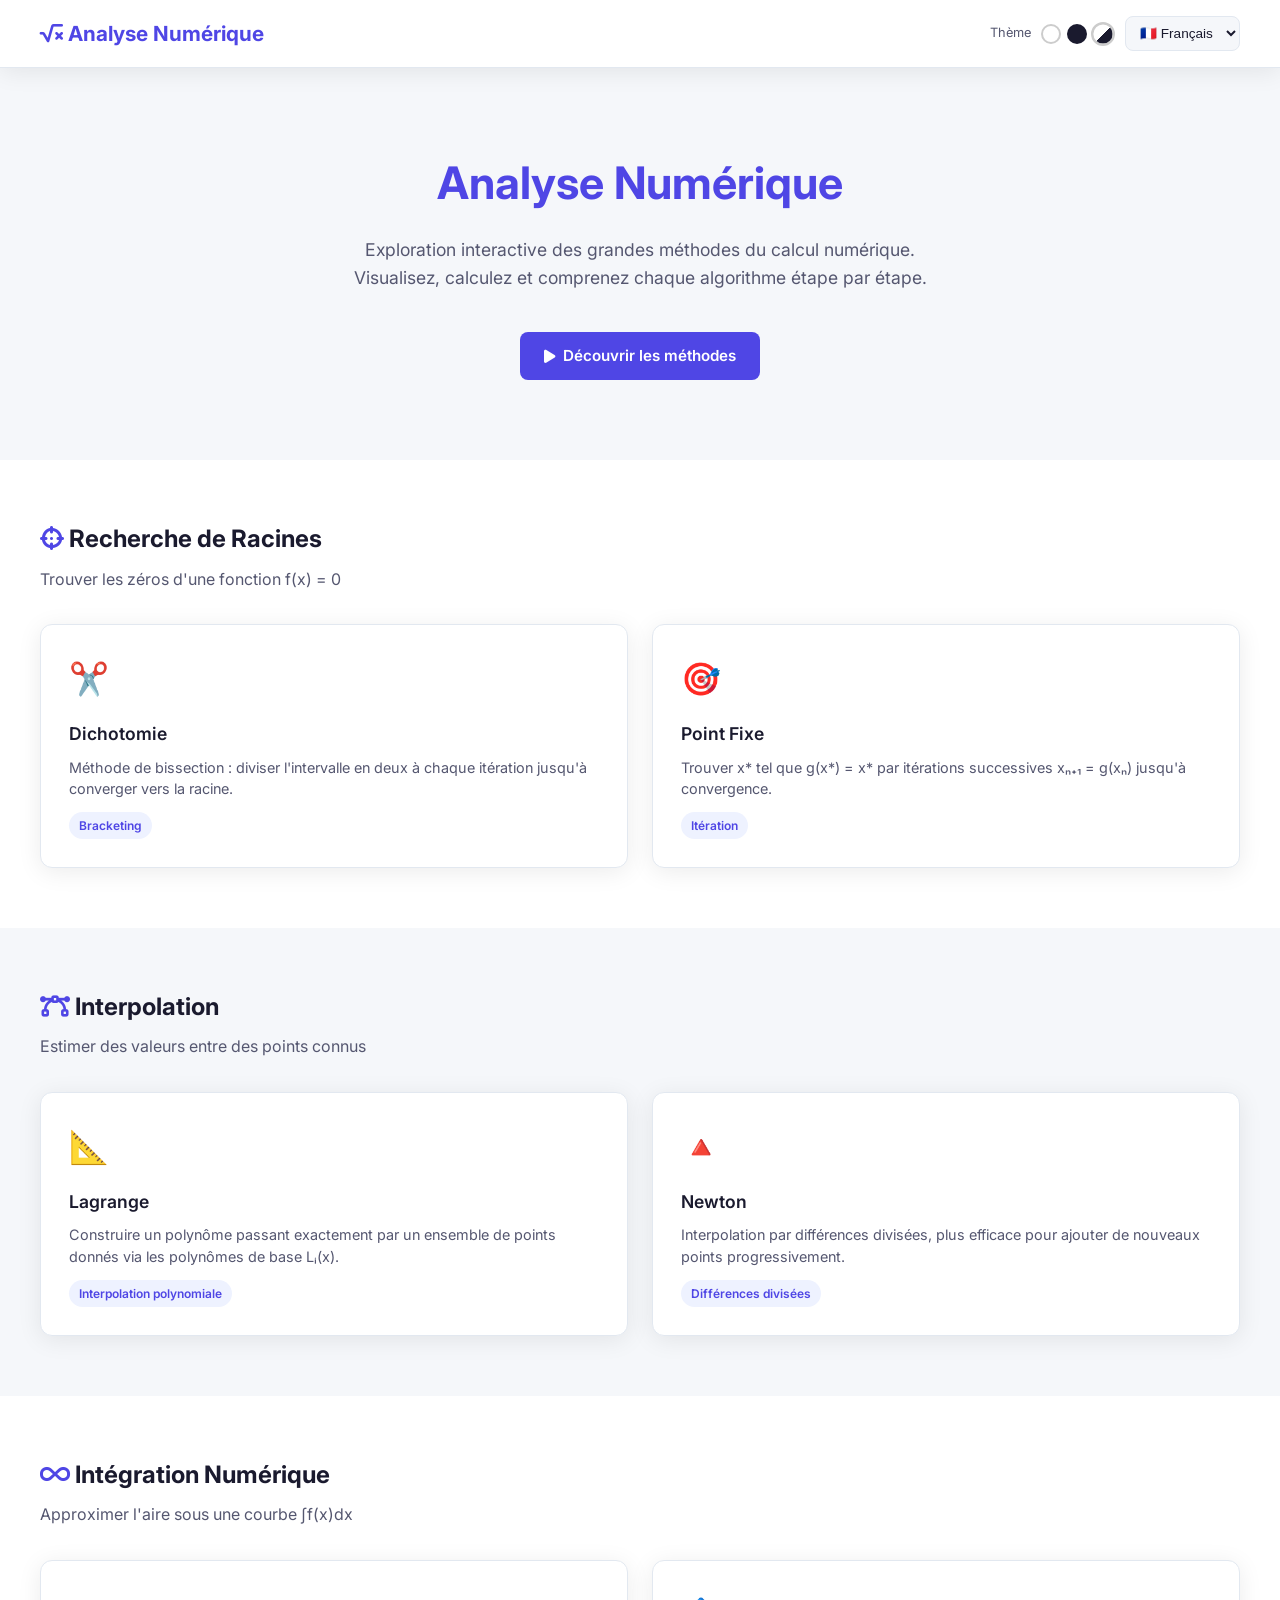
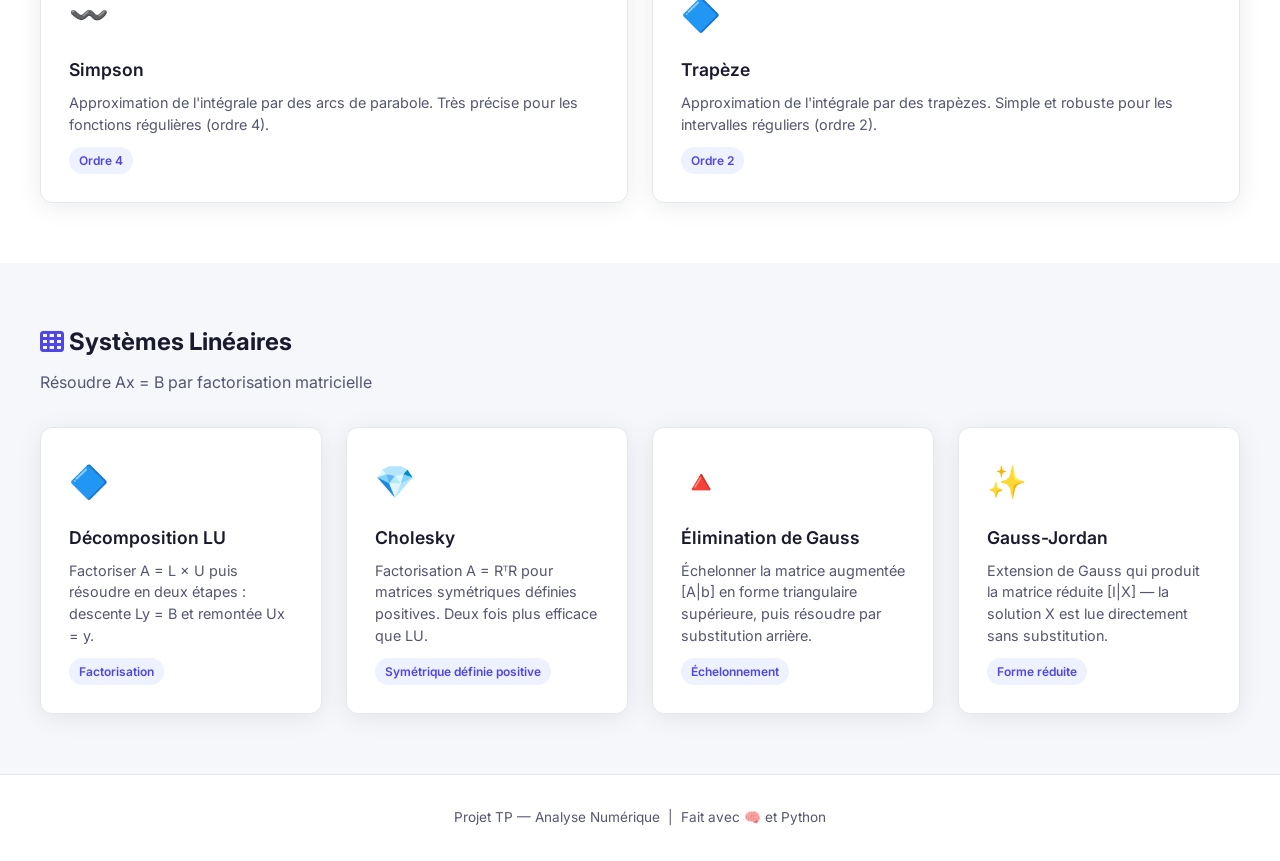
<file: index.html>
<!DOCTYPE html>
<html lang="fr" data-theme="system">

<head>
  <meta charset="UTF-8" />
  <meta name="viewport" content="width=device-width, initial-scale=1.0" />
  <title>Analyse Numérique</title>
  <link rel="stylesheet" href="css/style.css" />
  <link rel="stylesheet" href="https://cdnjs.cloudflare.com/ajax/libs/font-awesome/6.5.0/css/all.min.css" />
  <link rel="stylesheet" href="https://cdn.jsdelivr.net/npm/aos@2.3.4/dist/aos.css" />
</head>

<body>

  <nav class="navbar">
    <a href="index.html" class="navbar-brand">
      <i class="fas fa-square-root-alt"></i> <span data-i18n="nav_brand">Analyse Numérique</span>
    </a>
    <div class="navbar-controls">
      <div class="theme-selector">
        <span style="font-size:0.8rem;color:var(--text-secondary);margin-right:4px;" data-i18n="theme">Thème</span>
        <div class="theme-dot light" onclick="setTheme('light')" title="Clair"></div>
        <div class="theme-dot dark" onclick="setTheme('dark')" title="Sombre"></div>
        <div class="theme-dot system active" onclick="setTheme('system')" title="Système"></div>
      </div>
      <select class="lang-select" onchange="setLang(this.value)">
        <option value="fr">🇫🇷 Français</option>
        <option value="en">🇬🇧 English</option>
        <option value="ar">🇩🇿 العربية</option>
        <option value="sp">🇪🇸 Español</option>
        <option value="de">🇩🇪 Deutsch</option>
      </select>
    </div>
  </nav>

  <section class="hero">
    <h1 data-aos="fade-down"><span data-i18n="hero_title_p1">Analyse</span> <span class="accent-text" data-i18n="hero_title_p2">Numérique</span></h1>
    <p data-aos="fade-up" data-aos-delay="100" data-i18n="hero_sub">
      Exploration interactive des grandes méthodes du calcul numérique.
      Visualisez, calculez et comprenez chaque algorithme étape par étape.
    </p>
    <a href="#methodes" class="btn btn-primary" data-aos="fade-up" data-aos-delay="200">
      <i class="fas fa-play"></i> <span data-i18n="hero_btn">Découvrir les méthodes</span>
    </a>
  </section>

  <!-- ═══ SECTION 1 : RACINES ═══ -->
  <section class="section" id="methodes">
    <h2 class="section-title" data-aos="fade-right">
      <i class="fas fa-crosshairs" style="color:var(--accent)"></i> <span data-i18n="sec_roots">Recherche de Racines</span>
    </h2>
    <p class="section-subtitle"><span data-i18n="sec_roots_sub">Trouver les zéros d'une fonction f(x) = 0</span></p>
    <div class="cards-grid">

      <a href="pages/dichotomie.html" class="card" data-aos="fade-up">
        <div class="card-icon">✂️</div>
        <div class="card-title" data-i18n="dicho_card_title">Dichotomie</div>
        <div class="card-desc">Méthode de bissection : diviser l'intervalle en deux à chaque itération jusqu'à converger
          vers la racine.</div>
        <span class="card-tag">Bracketing</span>
      </a>

      <a href="pages/pointfixe.html" class="card" data-aos="fade-up" data-aos-delay="100">
        <div class="card-icon">🎯</div>
        <div class="card-title" data-i18n="pointfixe_card_title">Point Fixe</div>
        <div class="card-desc">Trouver x* tel que g(x*) = x* par itérations successives xₙ₊₁ = g(xₙ) jusqu'à
          convergence.</div>
        <span class="card-tag">Itération</span>
      </a>

    </div>
  </section>

  <!-- ═══ SECTION 2 : INTERPOLATION ═══ -->
  <section class="section" style="background:var(--bg-secondary);">
    <h2 class="section-title" data-aos="fade-right">
      <i class="fas fa-bezier-curve" style="color:var(--accent)"></i> <span data-i18n="sec_interp">Interpolation</span>
    </h2>
    <p class="section-subtitle"><span data-i18n="sec_interp_sub">Estimer des valeurs entre des points connus</span></p>
    <div class="cards-grid">

      <a href="pages/lagrange.html" class="card" data-aos="fade-up">
        <div class="card-icon">📐</div>
        <div class="card-title" data-i18n="lagrange_card_title">Lagrange</div>
        <div class="card-desc">Construire un polynôme passant exactement par un ensemble de points donnés via les
          polynômes de base Lᵢ(x).</div>
        <span class="card-tag"><span data-i18n="sec_interp">Interpolation</span> polynomiale</span>
      </a>

      <a href="pages/newton.html" class="card" data-aos="fade-up" data-aos-delay="100">
        <div class="card-icon">🔺</div>
        <div class="card-title" data-i18n="newton_card_title">Newton</div>
        <div class="card-desc"><span data-i18n="sec_interp">Interpolation</span> par différences divisées, plus efficace pour ajouter de nouveaux points
          progressivement.</div>
        <span class="card-tag">Différences divisées</span>
      </a>

    </div>
  </section>

  <!-- ═══ SECTION 3 : INTÉGRATION ═══ -->
  <section class="section">
    <h2 class="section-title" data-aos="fade-right">
      <i class="fas fa-infinity" style="color:var(--accent)"></i> <span data-i18n="sec_integ">Intégration Numérique</span>
    </h2>
    <p class="section-subtitle">Approximer l'aire sous une courbe ∫f(x)dx</p>
    <div class="cards-grid">

      <a href="pages/simpson.html" class="card" data-aos="fade-up">
        <div class="card-icon">〰️</div>
        <div class="card-title" data-i18n="simpson_card_title">Simpson</div>
        <div class="card-desc">Approximation de l'intégrale par des arcs de parabole. Très précise pour les fonctions
          régulières (ordre 4).</div>
        <span class="card-tag">Ordre 4</span>
      </a>

      <a href="pages/trapeze.html" class="card" data-aos="fade-up" data-aos-delay="100">
        <div class="card-icon">🔷</div>
        <div class="card-title">Trapèze</div>
        <div class="card-desc">Approximation de l'intégrale par des trapèzes. Simple et robuste pour les intervalles
          réguliers (ordre 2).</div>
        <span class="card-tag">Ordre 2</span>
      </a>

    </div>
  </section>

  <!-- ═══ SECTION 4 : SYSTÈMES LINÉAIRES ═══ -->
  <section class="section" style="background:var(--bg-secondary);">
    <h2 class="section-title" data-aos="fade-right">
      <i class="fas fa-th" style="color:var(--accent)"></i> Systèmes Linéaires
    </h2>
    <p class="section-subtitle">Résoudre Ax = B par factorisation matricielle</p>
    <div class="cards-grid">

      <a href="pages/lu.html" class="card" data-aos="fade-up">
        <div class="card-icon">🔷</div>
        <div class="card-title" data-i18n="lu_card_title">Décomposition LU</div>
        <div class="card-desc">Factoriser A = L × U puis résoudre en deux étapes : descente Ly = B et remontée Ux = y.
        </div>
        <span class="card-tag">Factorisation</span>
      </a>

      <a href="pages/cholesky.html" class="card" data-aos="fade-up" data-aos-delay="100">
        <div class="card-icon">💎</div>
        <div class="card-title" data-i18n="cholesky_card_title">Cholesky</div>
        <div class="card-desc">Factorisation A = RᵀR pour matrices symétriques définies positives. Deux fois plus
          efficace que LU.</div>
        <span class="card-tag">Symétrique définie positive</span>
      </a>

      <a href="pages/gauss.html" class="card" data-aos="fade-up" data-aos-delay="200">
        <div class="card-icon">🔺</div>
        <div class="card-title">Élimination de Gauss</div>
        <div class="card-desc">Échelonner la matrice augmentée [A|b] en forme triangulaire supérieure, puis résoudre par
          substitution arrière.</div>
        <span class="card-tag">Échelonnement</span>
      </a>

      <a href="pages/gaussjordan.html" class="card" data-aos="fade-up" data-aos-delay="300">
        <div class="card-icon">✨</div>
        <div class="card-title" data-i18n="gaussjordan_card_title">Gauss-Jordan</div>
        <div class="card-desc">Extension de Gauss qui produit la matrice réduite [I|X] — la solution X est lue
          directement sans substitution.</div>
        <span class="card-tag">Forme réduite</span>
      </a>

    </div>
  </section>

  <footer class="footer">
    <p>Projet TP — Analyse Numérique &nbsp;|&nbsp; Fait avec 🧠 et Python</p>
  </footer>

  <script src="https://cdn.jsdelivr.net/npm/aos@2.3.4/dist/aos.js"></script>
  <script>
    function setTheme(theme) {
      document.documentElement.setAttribute('data-theme', theme);
      localStorage.setItem('theme', theme);
      document.querySelectorAll('.theme-dot').forEach(dot => {
        dot.classList.remove('active');
        if (dot.classList.contains(theme)) dot.classList.add('active');
      });
    }
    function loadTheme() {
      const saved = localStorage.getItem('theme') || 'system';
      setTheme(saved);
    }
    async function setLang(lang) {
      localStorage.setItem('lang', lang);
      try {
        const file = lang === 'es' ? 'sp' : lang;
        const r = await fetch(`./locales/${file}.json`);
        const t = await r.json();
        document.documentElement.setAttribute('dir', lang === 'ar' ? 'rtl' : 'ltr');
        document.documentElement.setAttribute('lang', lang);
        document.querySelectorAll('[data-i18n]').forEach(el => {
          const key = el.getAttribute('data-i18n');
          if (t[key]) el.textContent = t[key];
        });
        const select = document.querySelector('.lang-select');
        if (select) select.value = lang;
      } catch (e) { console.error(e); }
    }
    async function loadLang() {
      const saved = localStorage.getItem('lang') || 'fr';
      await setLang(saved);
    }
    document.addEventListener('DOMContentLoaded', async () => {
      loadTheme();
      await loadLang();
    });
    AOS.init({ duration: 600, once: true });
  </script>

</body>

</html>
</file>
<file: css/style.css>
/* ═══════════════════════════════════════
   IMPORT FONT
═══════════════════════════════════════ */
@import url('https://fonts.googleapis.com/css2?family=Inter:wght@400;500;600;700&display=swap');

/* ═══════════════════════════════════════
   CSS VARIABLES — THEMES
═══════════════════════════════════════ */
:root {
  --bg-primary: #ffffff;
  --bg-secondary: #f5f7fa;
  --bg-card: #ffffff;
  --text-primary: #1a1a2e;
  --text-secondary: #555770;
  --accent: #4f46e5;
  --accent-hover: #4338ca;
  --accent-light: #eef2ff;
  --border: #e2e8f0;
  --shadow: 0 4px 24px rgba(0, 0, 0, 0.08);
  --radius: 12px;
  --transition: all 0.3s ease;
}

[data-theme="dark"] {
  --bg-primary: #0f0f1a;
  --bg-secondary: #1a1a2e;
  --bg-card: #1e1e30;
  --text-primary: #f0f0ff;
  --text-secondary: #a0a0c0;
  --accent: #818cf8;
  --accent-hover: #6366f1;
  --accent-light: #1e1e40;
  --border: #2e2e45;
  --shadow: 0 4px 24px rgba(0, 0, 0, 0.3);
}

/* ═══════════════════════════════════════
   RESET & BASE
═══════════════════════════════════════ */
* {
  margin: 0;
  padding: 0;
  box-sizing: border-box;
}

html {
  scroll-behavior: smooth;
}

body {
  font-family: 'Inter', sans-serif;
  background-color: var(--bg-primary);
  color: var(--text-primary);
  transition: var(--transition);
  line-height: 1.6;
}

/* ═══════════════════════════════════════
   NAVBAR
═══════════════════════════════════════ */
.navbar {
  display: flex;
  align-items: center;
  justify-content: space-between;
  padding: 16px 40px;
  background: var(--bg-card);
  border-bottom: 1px solid var(--border);
  box-shadow: var(--shadow);
  position: sticky;
  top: 0;
  z-index: 1000;
}

.navbar-brand {
  font-size: 1.3rem;
  font-weight: 700;
  color: var(--accent);
  text-decoration: none;
}

.navbar-controls {
  display: flex;
  align-items: center;
  gap: 12px;
}

.btn-icon {
  background: var(--bg-secondary);
  border: 1px solid var(--border);
  border-radius: 8px;
  padding: 8px 12px;
  cursor: pointer;
  color: var(--text-primary);
  font-size: 0.9rem;
  transition: var(--transition);
}

.btn-icon:hover {
  background: var(--accent-light);
  color: var(--accent);
  border-color: var(--accent);
}

/* Theme selector */
.theme-selector {
  display: flex;
  gap: 6px;
  align-items: center;
}

.theme-dot {
  width: 20px;
  height: 20px;
  border-radius: 50%;
  cursor: pointer;
  border: 2px solid transparent;
  transition: var(--transition);
}

.theme-dot:hover,
.theme-dot.active {
  border-color: var(--accent);
  transform: scale(1.2);
}

.theme-dot.light {
  background: #ffffff;
  border: 2px solid #ccc;
}

.theme-dot.dark {
  background: #1a1a2e;
}

.theme-dot.system {
  background: linear-gradient(135deg, #ffffff 50%, #1a1a2e 50%);
  border: 2px solid #ccc;
}

/* Language selector */
.lang-select {
  background: var(--bg-secondary);
  border: 1px solid var(--border);
  border-radius: 8px;
  padding: 8px 10px;
  color: var(--text-primary);
  font-size: 0.85rem;
  cursor: pointer;
  transition: var(--transition);
}

.lang-select:focus {
  outline: none;
  border-color: var(--accent);
}

/* ═══════════════════════════════════════
   HERO SECTION (accueil)
═══════════════════════════════════════ */
.hero {
  text-align: center;
  padding: 80px 40px;
  background: var(--bg-secondary);
}

.hero h1 {
  font-size: 2.8rem;
  font-weight: 700;
  color: var(--text-primary);
  margin-bottom: 16px;
}

.hero h1 span {
  color: var(--accent);
}

.hero p {
  font-size: 1.1rem;
  color: var(--text-secondary);
  max-width: 600px;
  margin: 0 auto 40px;
}

/* ═══════════════════════════════════════
   CARDS GRID
═══════════════════════════════════════ */
.section {
  padding: 60px 40px;
}

.section-title {
  font-size: 1.5rem;
  font-weight: 700;
  color: var(--text-primary);
  margin-bottom: 8px;
}

.section-subtitle {
  color: var(--text-secondary);
  margin-bottom: 32px;
}

.cards-grid {
  display: grid;
  grid-template-columns: repeat(auto-fit, minmax(280px, 1fr));
  gap: 24px;
}

.card {
  background: var(--bg-card);
  border: 1px solid var(--border);
  border-radius: var(--radius);
  padding: 28px;
  box-shadow: var(--shadow);
  transition: var(--transition);
  cursor: pointer;
  text-decoration: none;
  color: inherit;
  display: block;
}

.card:hover {
  transform: translateY(-4px);
  box-shadow: 0 8px 32px rgba(0, 0, 0, 0.12);
  border-color: var(--accent);
}

.card-icon {
  font-size: 2rem;
  margin-bottom: 16px;
}

.card-title {
  font-size: 1.1rem;
  font-weight: 600;
  margin-bottom: 8px;
  color: var(--text-primary);
}

.card-desc {
  font-size: 0.9rem;
  color: var(--text-secondary);
  line-height: 1.5;
}

.card-tag {
  display: inline-block;
  margin-top: 12px;
  padding: 4px 10px;
  background: var(--accent-light);
  color: var(--accent);
  border-radius: 20px;
  font-size: 0.75rem;
  font-weight: 600;
}

/* ═══════════════════════════════════════
   BOUTONS
═══════════════════════════════════════ */
.btn {
  display: inline-flex;
  align-items: center;
  gap: 8px;
  padding: 12px 24px;
  border-radius: 8px;
  font-size: 0.95rem;
  font-weight: 600;
  cursor: pointer;
  border: none;
  transition: var(--transition);
  text-decoration: none;
}

.btn-primary {
  background: var(--accent);
  color: #ffffff;
}

.btn-primary:hover {
  background: var(--accent-hover);
  transform: translateY(-2px);
}

.btn-secondary {
  background: var(--bg-secondary);
  color: var(--text-primary);
  border: 1px solid var(--border);
}

.btn-secondary:hover {
  background: var(--accent-light);
  color: var(--accent);
  border-color: var(--accent);
}

/* ═══════════════════════════════════════
   PAGE MÉTHODE — LAYOUT
═══════════════════════════════════════ */
.method-header {
  background: var(--bg-secondary);
  padding: 48px 40px;
  border-bottom: 1px solid var(--border);
}

.method-header h1 {
  font-size: 2rem;
  font-weight: 700;
  margin-bottom: 8px;
}

.method-header p {
  color: var(--text-secondary);
  font-size: 1rem;
}

.content-wrapper {
  max-width: 1100px;
  margin: 0 auto;
  padding: 48px 40px;
}

/* ═══════════════════════════════════════
   THEORY BOX
═══════════════════════════════════════ */
.theory-box {
  background: var(--bg-card);
  border: 1px solid var(--border);
  border-left: 4px solid var(--accent);
  border-radius: var(--radius);
  padding: 28px;
  margin-bottom: 32px;
}

.theory-box h2 {
  font-size: 1.2rem;
  font-weight: 600;
  margin-bottom: 12px;
  color: var(--accent);
}

.theory-box p,
.theory-box li {
  color: var(--text-secondary);
  font-size: 0.95rem;
  line-height: 1.8;
}

.theory-box ul {
  padding-left: 20px;
}

/* ═══════════════════════════════════════
   CODE BLOCK
═══════════════════════════════════════ */
.code-block {
  background: #1e1e2e;
  border-radius: var(--radius);
  padding: 24px;
  margin-bottom: 32px;
  overflow-x: auto;
  position: relative;
}

.code-block-header {
  display: flex;
  justify-content: space-between;
  align-items: center;
  margin-bottom: 16px;
}

.code-block-title {
  color: #a0a0c0;
  font-size: 0.85rem;
  font-weight: 600;
}

.btn-copy {
  background: #2e2e45;
  border: none;
  border-radius: 6px;
  padding: 6px 12px;
  color: #a0a0c0;
  font-size: 0.8rem;
  cursor: pointer;
  transition: var(--transition);
}

.btn-copy:hover {
  background: var(--accent);
  color: white;
}

/* ═══════════════════════════════════════
   INTERACTIVE ZONE
═══════════════════════════════════════ */
.interactive-zone {
  background: var(--bg-card);
  border: 1px solid var(--border);
  border-radius: var(--radius);
  padding: 32px;
  margin-bottom: 32px;
  box-shadow: var(--shadow);
}

.interactive-zone h2 {
  font-size: 1.2rem;
  font-weight: 600;
  margin-bottom: 24px;
  color: var(--text-primary);
}

.input-grid {
  display: grid;
  grid-template-columns: repeat(auto-fit, minmax(200px, 1fr));
  gap: 16px;
  margin-bottom: 16px;
}

.input-group {
  display: flex;
  flex-direction: column;
  gap: 6px;
}

.input-group label {
  font-size: 0.85rem;
  font-weight: 600;
  color: var(--text-secondary);
}

.input-group input {
  padding: 10px 14px;
  border-radius: 8px;
  border: 1px solid var(--border);
  background: var(--bg-secondary);
  color: var(--text-primary);
  font-size: 0.95rem;
  font-family: 'Inter', monospace;
  transition: var(--transition);
}

.input-group input:focus {
  outline: none;
  border-color: var(--accent);
  background: var(--accent-light);
}

/* ═══════════════════════════════════════
   CLAVIER MATHÉMATIQUE
═══════════════════════════════════════ */
.mkb-wrapper {
  background: var(--bg-secondary);
  border: 1px solid var(--border);
  border-radius: var(--radius);
  padding: 14px 16px;
  margin-bottom: 20px;
}

.mkb-header {
  display: flex;
  justify-content: space-between;
  align-items: center;
  margin-bottom: 10px;
}

.mkb-title {
  font-size: 0.83rem;
  font-weight: 600;
  color: var(--text-secondary);
}

.mkb-toggle {
  background: none;
  border: 1px solid var(--border);
  border-radius: 6px;
  padding: 3px 9px;
  font-size: 0.76rem;
  color: var(--text-secondary);
  cursor: pointer;
  transition: var(--transition);
}

.mkb-toggle:hover {
  border-color: var(--accent);
  color: var(--accent);
}

.mkb-grid {
  display: flex;
  flex-wrap: wrap;
  gap: 5px;
  margin-bottom: 8px;
}

.mkb-btn {
  background: var(--bg-card);
  border: 1px solid var(--border);
  border-radius: 7px;
  padding: 6px 11px;
  font-size: 0.80rem;
  font-weight: 600;
  color: var(--text-primary);
  cursor: pointer;
  transition: var(--transition);
  font-family: 'Inter', monospace;
  white-space: nowrap;
}

.mkb-btn:hover {
  background: var(--accent);
  color: white;
  border-color: var(--accent);
  transform: translateY(-1px);
}

.mkb-btn:active {
  transform: translateY(0);
}

.mkb-clear {
  background: #fee2e2;
  border-color: #fca5a5;
  color: #991b1b;
}

.mkb-clear:hover {
  background: #ef4444;
  border-color: #ef4444;
  color: white;
}

.mkb-hint {
  font-size: 0.76rem;
  color: var(--text-secondary);
}

.mkb-hint code {
  background: var(--accent-light);
  color: var(--accent);
  padding: 1px 4px;
  border-radius: 4px;
  font-size: 0.76rem;
}

/* ═══════════════════════════════════════
   RESULT BOX
═══════════════════════════════════════ */
.result-box {
  background: var(--accent-light);
  border: 1px solid var(--accent);
  border-radius: var(--radius);
  padding: 20px 24px;
  margin-top: 24px;
  display: none;
}

.result-box.visible {
  display: block;
  animation: fadeIn 0.4s ease;
}

.result-box h3 {
  color: var(--accent);
  font-size: 1rem;
  margin-bottom: 8px;
}

.result-value {
  font-size: 1.5rem;
  font-weight: 700;
  color: var(--text-primary);
}

/* ═══════════════════════════════════════
   RESULT GRID — exacte / approx / erreurs
═══════════════════════════════════════ */
.result-grid {
  display: grid;
  grid-template-columns: repeat(auto-fit, minmax(155px, 1fr));
  gap: 10px;
  margin-top: 16px;
}

.result-card {
  background: var(--bg-card);
  border: 1px solid var(--border);
  border-radius: 10px;
  padding: 12px 14px;
  text-align: center;
}

.result-card .rc-label {
  font-size: 0.73rem;
  font-weight: 600;
  color: var(--text-secondary);
  text-transform: uppercase;
  letter-spacing: 0.5px;
  margin-bottom: 4px;
}

.result-card .rc-value {
  font-size: 1.05rem;
  font-weight: 700;
  color: var(--accent);
  word-break: break-all;
}

.result-card.error .rc-value {
  color: #ef4444;
}

.result-card.exact .rc-value {
  color: #10b981;
}

/* ═══════════════════════════════════════
   POLYNÔME BOX (Lagrange / Newton)
═══════════════════════════════════════ */
.poly-box {
  background: var(--bg-card);
  border: 1px solid var(--border);
  border-left: 4px solid var(--accent);
  border-radius: var(--radius);
  padding: 20px 24px;
  margin-top: 20px;
  display: none;
}

.poly-box.visible {
  display: block;
  animation: fadeIn 0.4s ease;
}

.poly-box h4 {
  color: var(--accent);
  font-size: 0.95rem;
  font-weight: 600;
  margin-bottom: 10px;
}

.poly-expr {
  font-family: 'Courier New', monospace;
  font-size: 0.92rem;
  color: var(--text-primary);
  background: var(--bg-secondary);
  border-radius: 8px;
  padding: 12px 16px;
  word-break: break-word;
  line-height: 1.9;
}

.eval-zone {
  margin-top: 14px;
  display: flex;
  gap: 10px;
  align-items: center;
  flex-wrap: wrap;
}

.eval-zone label {
  font-size: 0.85rem;
  font-weight: 600;
  color: var(--text-secondary);
  white-space: nowrap;
}

.eval-zone input {
  padding: 8px 12px;
  border-radius: 8px;
  border: 1px solid var(--border);
  background: var(--bg-secondary);
  color: var(--text-primary);
  font-size: 0.95rem;
  width: 110px;
  transition: var(--transition);
}

.eval-zone input:focus {
  outline: none;
  border-color: var(--accent);
}

.eval-result {
  font-weight: 700;
  color: var(--accent);
  font-size: 0.95rem;
  margin-top: 8px;
  display: none;
}

.eval-result.visible {
  display: block;
  animation: fadeIn 0.3s ease;
}

/* ═══════════════════════════════════════
   TABLE
═══════════════════════════════════════ */
.table-wrapper {
  overflow-x: auto;
  border-radius: var(--radius);
  border: 1px solid var(--border);
  margin-top: 24px;
}

table {
  width: 100%;
  border-collapse: collapse;
  font-size: 0.9rem;
}

thead {
  background: var(--accent);
  color: white;
}

thead th {
  padding: 12px 16px;
  text-align: left;
  font-weight: 600;
}

tbody tr {
  border-bottom: 1px solid var(--border);
  transition: var(--transition);
}

tbody tr:hover {
  background: var(--accent-light);
}

tbody td {
  padding: 10px 16px;
  color: var(--text-secondary);
}

/* ═══════════════════════════════════════
   CHART
═══════════════════════════════════════ */
.chart-container {
  background: var(--bg-card);
  border: 1px solid var(--border);
  border-radius: var(--radius);
  padding: 24px;
  margin-top: 32px;
}

.chart-controls {
  display: flex;
  gap: 8px;
  margin-bottom: 12px;
  flex-wrap: wrap;
  align-items: center;
}

.btn-chart {
  background: var(--bg-secondary);
  border: 1px solid var(--border);
  border-radius: 6px;
  padding: 6px 14px;
  font-size: 0.82rem;
  font-weight: 600;
  cursor: pointer;
  color: var(--text-primary);
  transition: var(--transition);
}

.btn-chart:hover {
  background: var(--accent-light);
  color: var(--accent);
  border-color: var(--accent);
}

/* ═══════════════════════════════════════
   FOOTER
═══════════════════════════════════════ */
.footer {
  text-align: center;
  padding: 32px;
  border-top: 1px solid var(--border);
  color: var(--text-secondary);
  font-size: 0.85rem;
  background: var(--bg-card);
}

/* ═══════════════════════════════════════
   ANIMATIONS
═══════════════════════════════════════ */
@keyframes fadeIn {
  from {
    opacity: 0;
    transform: translateY(10px);
  }

  to {
    opacity: 1;
    transform: translateY(0);
  }
}

@keyframes slideIn {
  from {
    opacity: 0;
    transform: translateX(-20px);
  }

  to {
    opacity: 1;
    transform: translateX(0);
  }
}

.fade-in {
  animation: fadeIn 0.5s ease forwards;
}

/* ═══════════════════════════════════════
   RESPONSIVE
═══════════════════════════════════════ */
@media (max-width: 768px) {
  .navbar {
    padding: 12px 20px;
    flex-wrap: wrap;
    gap: 10px;
  }

  .hero {
    padding: 48px 20px;
  }

  .hero h1 {
    font-size: 2rem;
  }

  .section {
    padding: 40px 20px;
  }

  .content-wrapper {
    padding: 32px 20px;
  }

  .method-header {
    padding: 32px 20px;
  }

  .result-grid {
    grid-template-columns: 1fr 1fr;
  }

  .mkb-btn {
    padding: 5px 8px;
    font-size: 0.75rem;
  }
}

/* ═══════════════════════════════════════
   SYSTÈME THEME — suit l'OS automatiquement
═══════════════════════════════════════ */
@media (prefers-color-scheme: dark) {
  [data-theme="system"] {
    --bg-primary: #0f0f1a;
    --bg-secondary: #1a1a2e;
    --bg-card: #1e1e30;
    --text-primary: #f0f0ff;
    --text-secondary: #a0a0c0;
    --accent: #818cf8;
    --accent-hover: #6366f1;
    --accent-light: #1e1e40;
    --border: #2e2e45;
    --shadow: 0 4px 24px rgba(0, 0, 0, 0.3);
  }
}

@media (prefers-color-scheme: light) {
  [data-theme="system"] {
    --bg-primary: #ffffff;
    --bg-secondary: #f5f7fa;
    --bg-card: #ffffff;
    --text-primary: #1a1a2e;
    --text-secondary: #555770;
    --accent: #4f46e5;
    --accent-hover: #4338ca;
    --accent-light: #eef2ff;
    --border: #e2e8f0;
    --shadow: 0 4px 24px rgba(0, 0, 0, 0.08);
  }
}

/* ═══════════════════════════════════════
   VIDEO EMBED
═══════════════════════════════════════ */
.video-wrapper {
  margin-top: 20px;
  border-radius: var(--radius);
  overflow: hidden;
  aspect-ratio: 16 / 9;
  background: #000;
  border: 1px solid var(--border);
}

.video-wrapper iframe {
  width: 100%;
  height: 100%;
  border: none;
  display: block;
}

.video-label {
  display: flex;
  align-items: center;
  gap: 8px;
  margin-top: 12px;
  font-size: 0.8rem;
  color: var(--text-secondary);
}

.video-label i {
  color: #ef4444;
}

/* ═══════════════════════════════════════
   STYLES MÉTHODES MATRICIELLES
═══════════════════════════════════════ */
.matrices-wrapper {
  display: flex;
  flex-wrap: wrap;
  gap: 24px;
  margin-top: 16px;
}

.matrix-display {
  background: var(--bg-secondary);
  border-radius: var(--radius);
  padding: 16px;
  min-width: 180px;
  border: 1px solid var(--border);
}

.matrix-label {
  font-size: 0.85rem;
  font-weight: 700;
  margin-bottom: 10px;
  letter-spacing: 1px;
  text-transform: uppercase;
}

.matrix-grid {
  display: grid;
  gap: 4px;
}

.matrix-cell {
  background: var(--bg-card);
  border: 1px solid var(--border);
  border-radius: 6px;
  padding: 6px 10px;
  text-align: center;
  font-family: 'Courier New', monospace;
  font-size: 0.82rem;
  color: var(--text-primary);
  min-width: 58px;
  transition: var(--transition);
}

.matrix-cell.zero {
  color: var(--text-secondary);
  opacity: 0.45;
}

.matrix-cell.separator {
  border-left: 3px solid var(--accent);
}

.matrix-cell.diag {
  background: var(--accent-light);
  color: var(--accent);
  font-weight: 700;
}

.matrix-input-hint {
  font-size: 0.78rem;
  color: var(--text-secondary);
  margin-top: 4px;
  font-style: italic;
}

.steps-hint {
  background: var(--accent-light);
  border-radius: 8px;
  padding: 10px 14px;
  font-size: 0.82rem;
  color: var(--accent);
  margin-bottom: 16px;
  border-left: 3px solid var(--accent);
}

.condition-badge {
  display: inline-flex;
  align-items: center;
  gap: 6px;
  background: var(--bg-secondary);
  border: 1px solid var(--border);
  border-radius: 20px;
  padding: 4px 12px;
  font-size: 0.78rem;
  color: var(--text-secondary);
  margin-top: 8px;
  margin-right: 8px;
}

.diff-gauss {
  background: var(--bg-secondary);
  border-left: 4px solid var(--accent);
  border-radius: 8px;
  padding: 14px 18px;
  margin-top: 16px;
  font-size: 0.88rem;
  color: var(--text-secondary);
}

/* ═══════════════════════════════════════
   VIDEO EMBED (si pas déjà présent)
═══════════════════════════════════════ */
.video-wrapper {
  margin-top: 20px;
  border-radius: var(--radius);
  overflow: hidden;
  aspect-ratio: 16 / 9;
  background: #000;
  border: 1px solid var(--border);
}

.video-wrapper iframe {
  width: 100%;
  height: 100%;
  border: none;
  display: block;
}

.video-label {
  display: flex;
  align-items: center;
  gap: 8px;
  margin-top: 12px;
  font-size: 0.8rem;
  color: var(--text-secondary);
}

.video-label i {
  color: #ef4444;
}

/* ═══════════════════════════════════════
   MODERN MATRIX INPUT UI
═══════════════════════════════════════ */
.modern-matrix-wrapper {
    background: var(--bg-secondary);
    padding: 24px;
    border-radius: 12px;
    margin: 20px 0;
    box-shadow: inset 0 2px 4px rgba(0,0,0,0.05);
    border: 1px solid var(--border);
}
.dim-controls {
    display: flex;
    align-items: center;
    gap: 12px;
    margin-bottom: 24px;
    justify-content: center;
}
.btn-dim {
    background: var(--accent);
    color: white;
    border: none;
    border-radius: 50%;
    width: 32px;
    height: 32px;
    cursor: pointer;
    display: flex;
    align-items: center;
    justify-content: center;
    transition: all 0.2s ease;
    box-shadow: 0 2px 5px rgba(79, 70, 229, 0.3);
}
.btn-dim:hover {
    background: var(--accent-hover);
    transform: scale(1.05);
}
#mat-dim {
    width: 60px;
    text-align: center;
    border: 2px solid var(--border);
    border-radius: 8px;
    background: var(--bg-card);
    color: var(--text-primary);
    font-weight: 700;
    font-size: 1.1rem;
    pointer-events: none;
    padding: 4px;
}
.matrix-math-layout {
    display: flex;
    align-items: stretch;
    justify-content: center;
    gap: 16px;
    overflow-x: auto;
    padding: 10px 0;
}
.bracket {
    border: 3px solid var(--text-primary);
    width: 16px;
    border-radius: 10px;
}
.left-bracket {
    border-right: none;
    border-radius: 12px 0 0 12px;
}
.right-bracket {
    border-left: none;
    border-radius: 0 12px 12px 0;
}
.matrix-grid-dynamic {
    display: grid;
    gap: 8px;
    align-content: center;
}
.vector-grid-dynamic {
    display: grid;
    grid-template-columns: 1fr;
    gap: 8px;
    align-content: center;
}
.mat-cell {
    width: 64px;
    height: 44px;
    text-align: center;
    border: 1px solid var(--border);
    border-radius: 8px;
    background: var(--bg-card);
    color: var(--text-primary);
    font-size: 1rem;
    font-family: monospace;
    transition: all 0.2s ease;
    box-shadow: 0 1px 3px rgba(0,0,0,0.05);
}
.mat-cell:focus {
    border-color: var(--accent);
    outline: none;
    box-shadow: 0 0 0 3px var(--accent-light);
    transform: translateY(-2px);
}
.matrix-operator {
    display: flex;
    flex-direction: column;
    justify-content: center;
    align-items: center;
    font-size: 1.2rem;
    font-weight: bold;
    color: var(--text-secondary);
    padding: 0 10px;
}

/* ═══════════════════════════════════════
   NEWTON — INCREMENTAL POINT PANEL
═══════════════════════════════════════ */
@keyframes fadeSlideUp {
    from { opacity: 0; transform: translateY(24px); }
    to   { opacity: 1; transform: translateY(0); }
}
@keyframes termFlash {
    0%   { background: rgba(79,70,229,0.25); }
    100% { background: rgba(79,70,229,0.07); }
}
@keyframes chipPop {
    0%   { transform: scale(0.7); opacity: 0; }
    60%  { transform: scale(1.08); }
    100% { transform: scale(1);    opacity: 1; }
}
@keyframes successPulse {
    0%   { box-shadow: 0 0 0 0 rgba(16,185,129,0.5); }
    70%  { box-shadow: 0 0 0 10px rgba(16,185,129,0); }
    100% { box-shadow: 0 0 0 0 rgba(16,185,129,0); }
}

.incremental-panel {
    border-radius: 20px;
    overflow: hidden;
    border: 1px solid var(--border);
    margin: 32px 0;
    box-shadow: 0 8px 32px rgba(0,0,0,0.08);
}

.inc-header {
    background: linear-gradient(135deg, var(--accent) 0%, #7c3aed 100%);
    padding: 28px 32px 24px;
    color: white;
    position: relative;
    overflow: hidden;
}
.inc-header::before {
    content: '';
    position: absolute;
    top: -60px; right: -60px;
    width: 200px; height: 200px;
    border-radius: 50%;
    background: rgba(255,255,255,0.06);
    pointer-events: none;
}
.inc-title-group {
    display: flex;
    align-items: center;
    gap: 12px;
    margin-bottom: 8px;
}
.inc-badge {
    background: rgba(255,255,255,0.2);
    backdrop-filter: blur(10px);
    padding: 4px 12px;
    border-radius: 20px;
    font-size: 0.78rem;
    font-weight: 600;
    letter-spacing: 0.5px;
    border: 1px solid rgba(255,255,255,0.25);
}
.inc-header h3 {
    margin: 0;
    font-size: 1.4rem;
    font-weight: 700;
    color: white;
}
.inc-subtitle {
    margin: 0;
    opacity: 0.88;
    font-size: 0.92rem;
    line-height: 1.5;
}
.inc-subtitle em { font-style: normal; font-weight: 700; opacity: 1; }

.inc-body {
    display: grid;
    grid-template-columns: 1fr 1fr;
    gap: 0;
    background: var(--bg-secondary);
}
@media (max-width: 720px) {
    .inc-body { grid-template-columns: 1fr; }
}

.inc-left {
    padding: 24px 28px;
    border-right: 1px solid var(--border);
}
.inc-right {
    padding: 24px 28px;
    display: flex;
    flex-direction: column;
    gap: 16px;
}

/* Points chips */
.inc-points-list {
    display: flex;
    flex-wrap: wrap;
    gap: 8px;
    margin-bottom: 20px;
    min-height: 44px;
}
.inc-point-chip {
    display: flex;
    align-items: center;
    gap: 6px;
    background: var(--bg-card);
    border: 1px solid var(--border);
    border-radius: 30px;
    padding: 5px 12px;
    font-size: 0.82rem;
    animation: chipPop 0.3s ease both;
}
.inc-point-chip.chip-new {
    border-color: var(--accent);
    background: rgba(79,70,229,0.1);
    box-shadow: 0 0 0 3px rgba(79,70,229,0.15);
}
.chip-x {
    font-weight: 700;
    color: var(--accent);
    font-family: monospace;
}
.chip-y {
    color: var(--text-secondary);
    font-family: monospace;
}

/* Add row */
.inc-add-row {
    display: flex;
    align-items: center;
    gap: 10px;
    flex-wrap: wrap;
}
.inc-input-group {
    display: flex;
    align-items: center;
    gap: 6px;
    background: var(--bg-card);
    border: 1.5px solid var(--border);
    border-radius: 10px;
    padding: 6px 10px;
    transition: all 0.2s ease;
}
.inc-input-group:focus-within {
    border-color: var(--accent);
    box-shadow: 0 0 0 3px rgba(79,70,229,0.12);
}
.inc-input-label {
    font-size: 0.82rem;
    font-weight: 700;
    color: var(--text-secondary);
    white-space: nowrap;
    font-family: monospace;
}
.inc-input {
    border: none;
    background: transparent;
    color: var(--text-primary);
    font-size: 0.92rem;
    font-family: monospace;
    width: 72px;
    outline: none;
}

.btn-add-point {
    display: flex;
    align-items: center;
    gap: 6px;
    background: var(--accent);
    color: white;
    border: none;
    border-radius: 10px;
    padding: 9px 18px;
    font-size: 0.9rem;
    font-weight: 600;
    cursor: pointer;
    transition: all 0.2s ease;
    white-space: nowrap;
}
.btn-add-point:hover {
    background: var(--accent-hover);
    transform: translateY(-1px);
    box-shadow: 0 4px 12px rgba(79,70,229,0.3);
}
.btn-add-point.btn-success-flash {
    background: #10b981;
    animation: successPulse 0.8s ease;
}

.inc-new-term {
    margin-top: 14px;
    padding: 10px 14px;
    border-radius: 10px;
    background: rgba(79,70,229,0.07);
    border-left: 3px solid var(--accent);
    display: none;
    flex-direction: column;
    gap: 4px;
    font-size: 0.85rem;
}
.inc-new-term.visible { display: flex; }
.inc-new-term.term-flash { animation: termFlash 0.8s ease; }
.term-label {
    font-weight: 600;
    color: var(--text-secondary);
    font-size: 0.78rem;
    text-transform: uppercase;
    letter-spacing: 0.5px;
}
.term-code {
    font-family: monospace;
    color: var(--accent);
    font-size: 0.88rem;
    word-break: break-all;
}

.inc-error {
    margin-top: 8px;
    font-size: 0.82rem;
    color: #ef4444;
    display: none;
}

/* Stats */
.inc-stats {
    display: flex;
    gap: 10px;
}
.inc-stat-card {
    flex: 1;
    background: var(--bg-card);
    border: 1px solid var(--border);
    border-radius: 12px;
    padding: 14px 10px;
    text-align: center;
    transition: all 0.2s ease;
}
.inc-stat-card:hover { transform: translateY(-2px); }
.inc-stat-num {
    display: block;
    font-size: 1.6rem;
    font-weight: 800;
    color: var(--accent);
    font-family: monospace;
    line-height: 1.2;
}
.inc-stat-label {
    display: block;
    font-size: 0.72rem;
    color: var(--text-secondary);
    font-weight: 500;
    text-transform: uppercase;
    letter-spacing: 0.5px;
    margin-top: 2px;
}

/* Poly display */
.inc-poly-display {
    flex: 1;
    background: var(--bg-card);
    border: 1px solid var(--border);
    border-radius: 12px;
    padding: 16px;
    display: flex;
    align-items: center;
    min-height: 80px;
    overflow-x: auto;
}
.inc-poly-str {
    font-family: monospace;
    font-size: 0.9rem;
    color: var(--text-primary);
    word-break: break-all;
}
.inc-poly-placeholder {
    color: var(--text-secondary);
    font-style: italic;
    font-size: 0.88rem;
}
</file>
